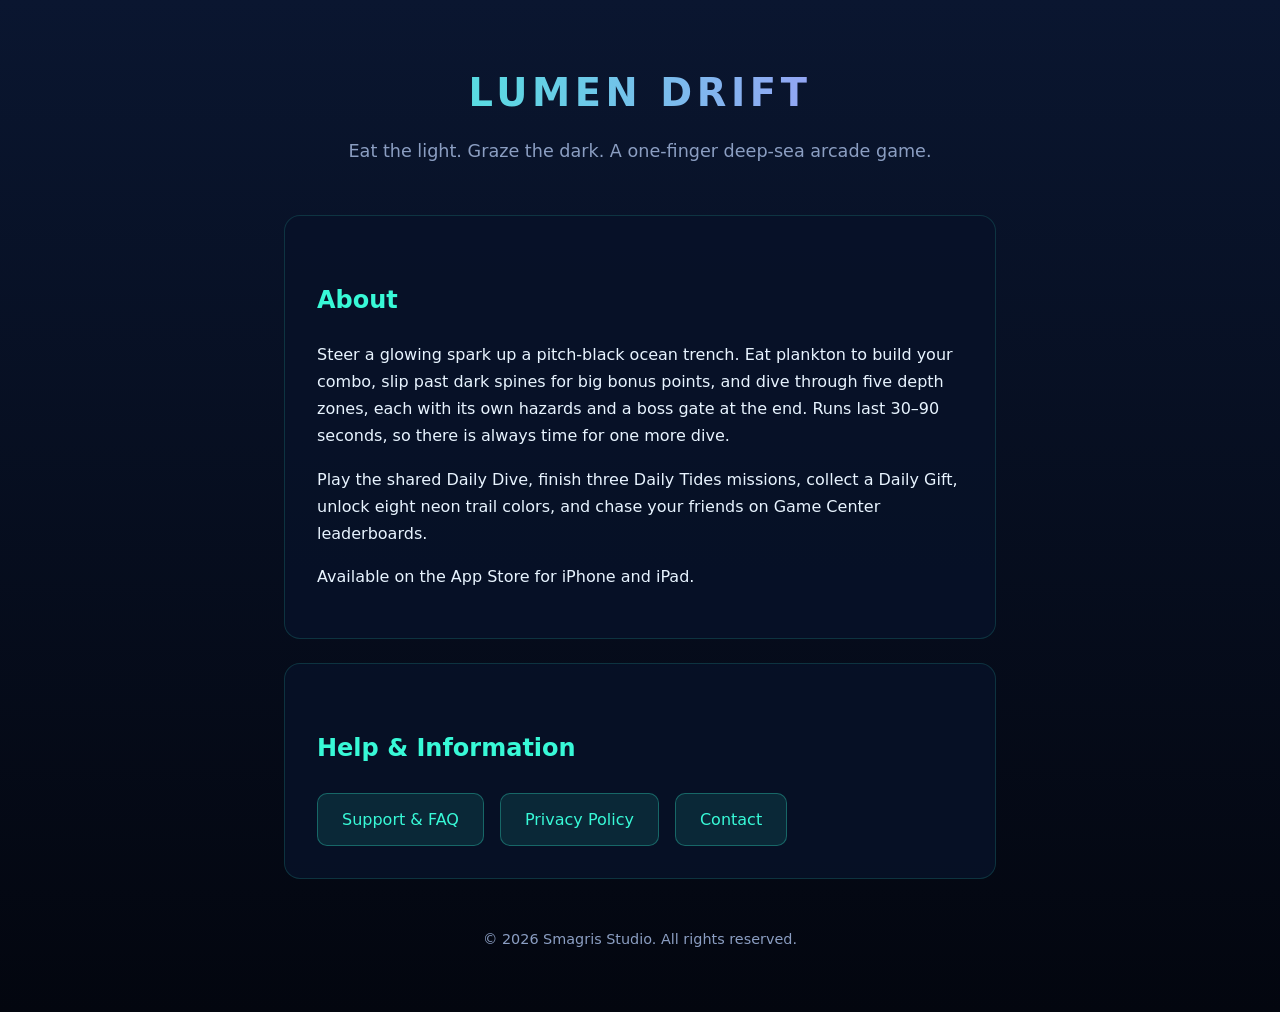
<file: index.html>
<!DOCTYPE html>
<html lang="en">
<head>
<meta charset="UTF-8">
<meta name="viewport" content="width=device-width, initial-scale=1.0">
<title>Lumen Drift: Deep Sea</title>
<link rel="stylesheet" href="style.css">
</head>
<body>
<div class="container">
  <header>
    <h1>LUMEN DRIFT</h1>
    <p class="tagline">Eat the light. Graze the dark. A one-finger deep-sea arcade game.</p>
  </header>

  <div class="panel">
    <h2>About</h2>
    <p>Steer a glowing spark up a pitch-black ocean trench. Eat plankton to build your combo, slip past dark spines for big bonus points, and dive through five depth zones, each with its own hazards and a boss gate at the end. Runs last 30–90 seconds, so there is always time for one more dive.</p>
    <p>Play the shared Daily Dive, finish three Daily Tides missions, collect a Daily Gift, unlock eight neon trail colors, and chase your friends on Game Center leaderboards.</p>
    <p>Available on the App Store for iPhone and iPad.</p>
  </div>

  <div class="panel">
    <h2>Help &amp; Information</h2>
    <div class="links">
      <a href="support.html">Support &amp; FAQ</a>
      <a href="privacy.html">Privacy Policy</a>
      <a href="mailto:edijs.smagris.dev@gmail.com">Contact</a>
    </div>
  </div>

  <footer>
    &copy; 2026 Smagris Studio. All rights reserved.
  </footer>
</div>
</body>
</html>
</file>
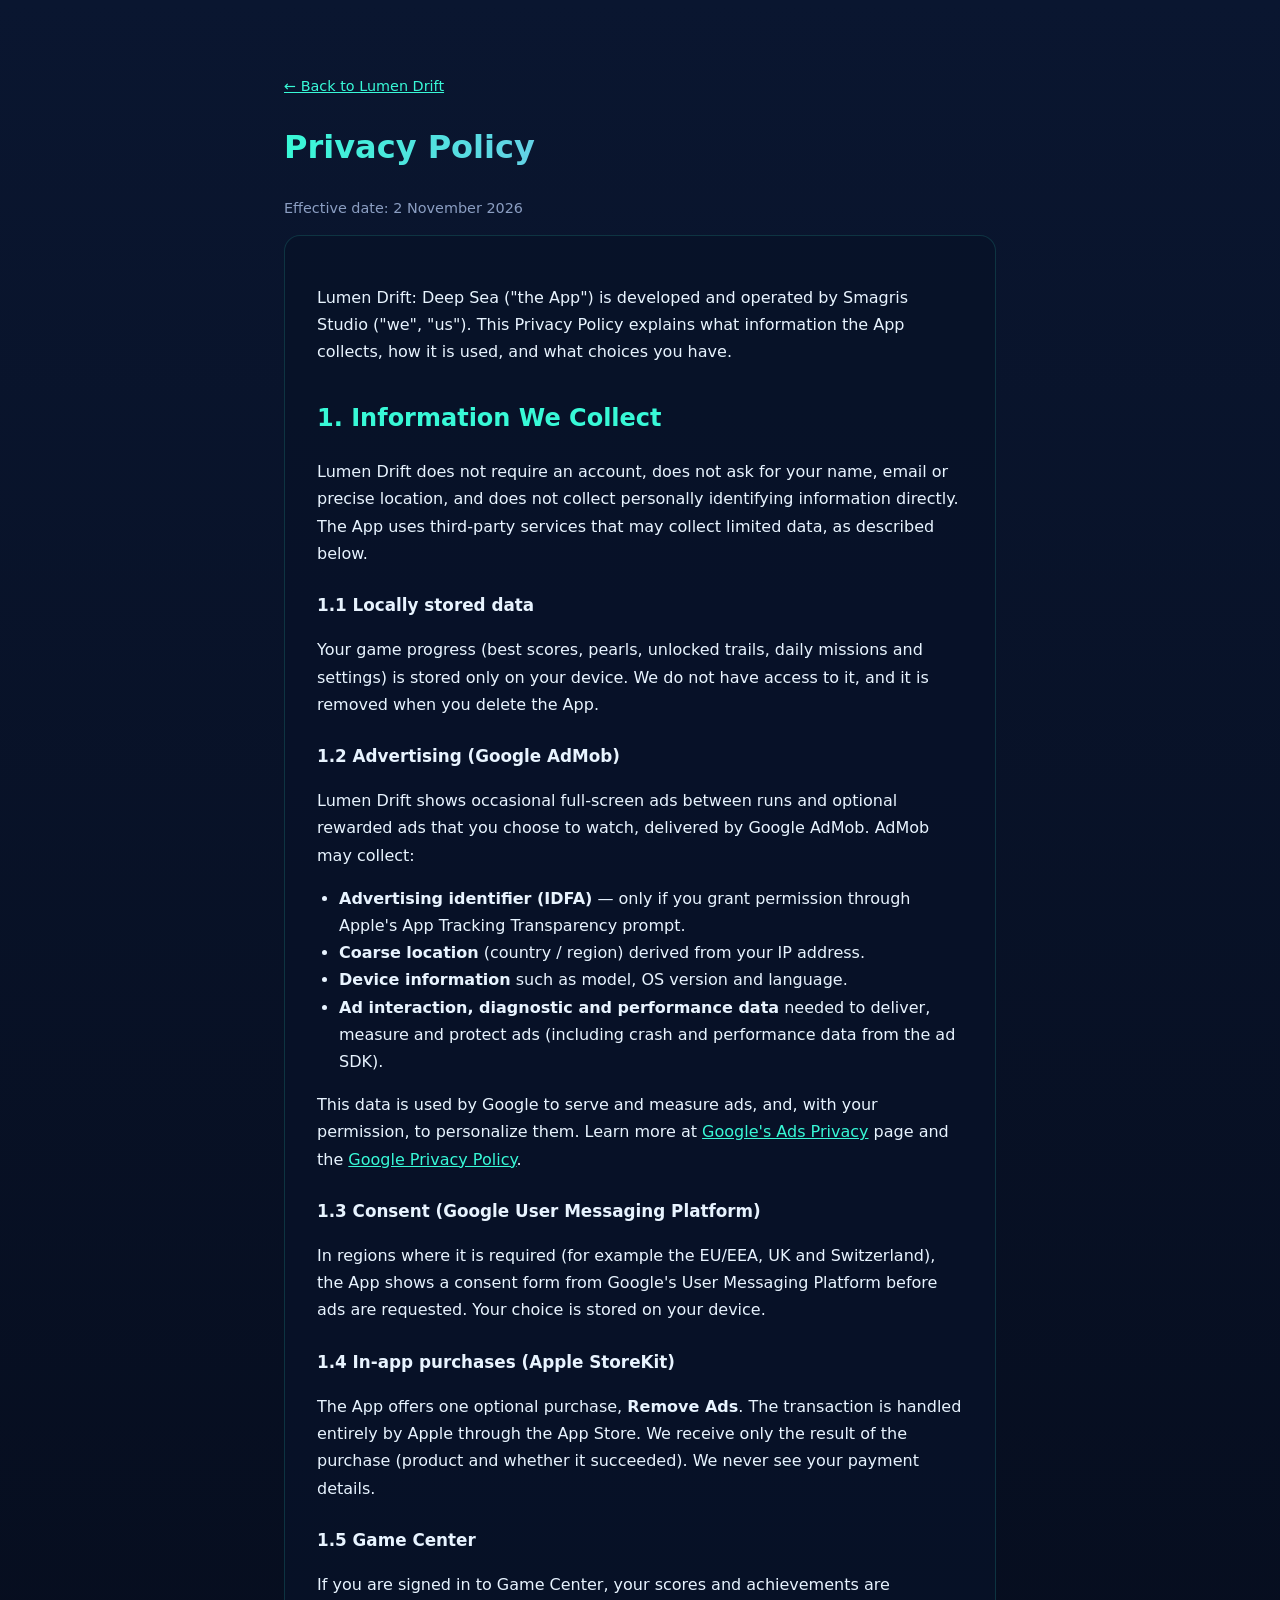
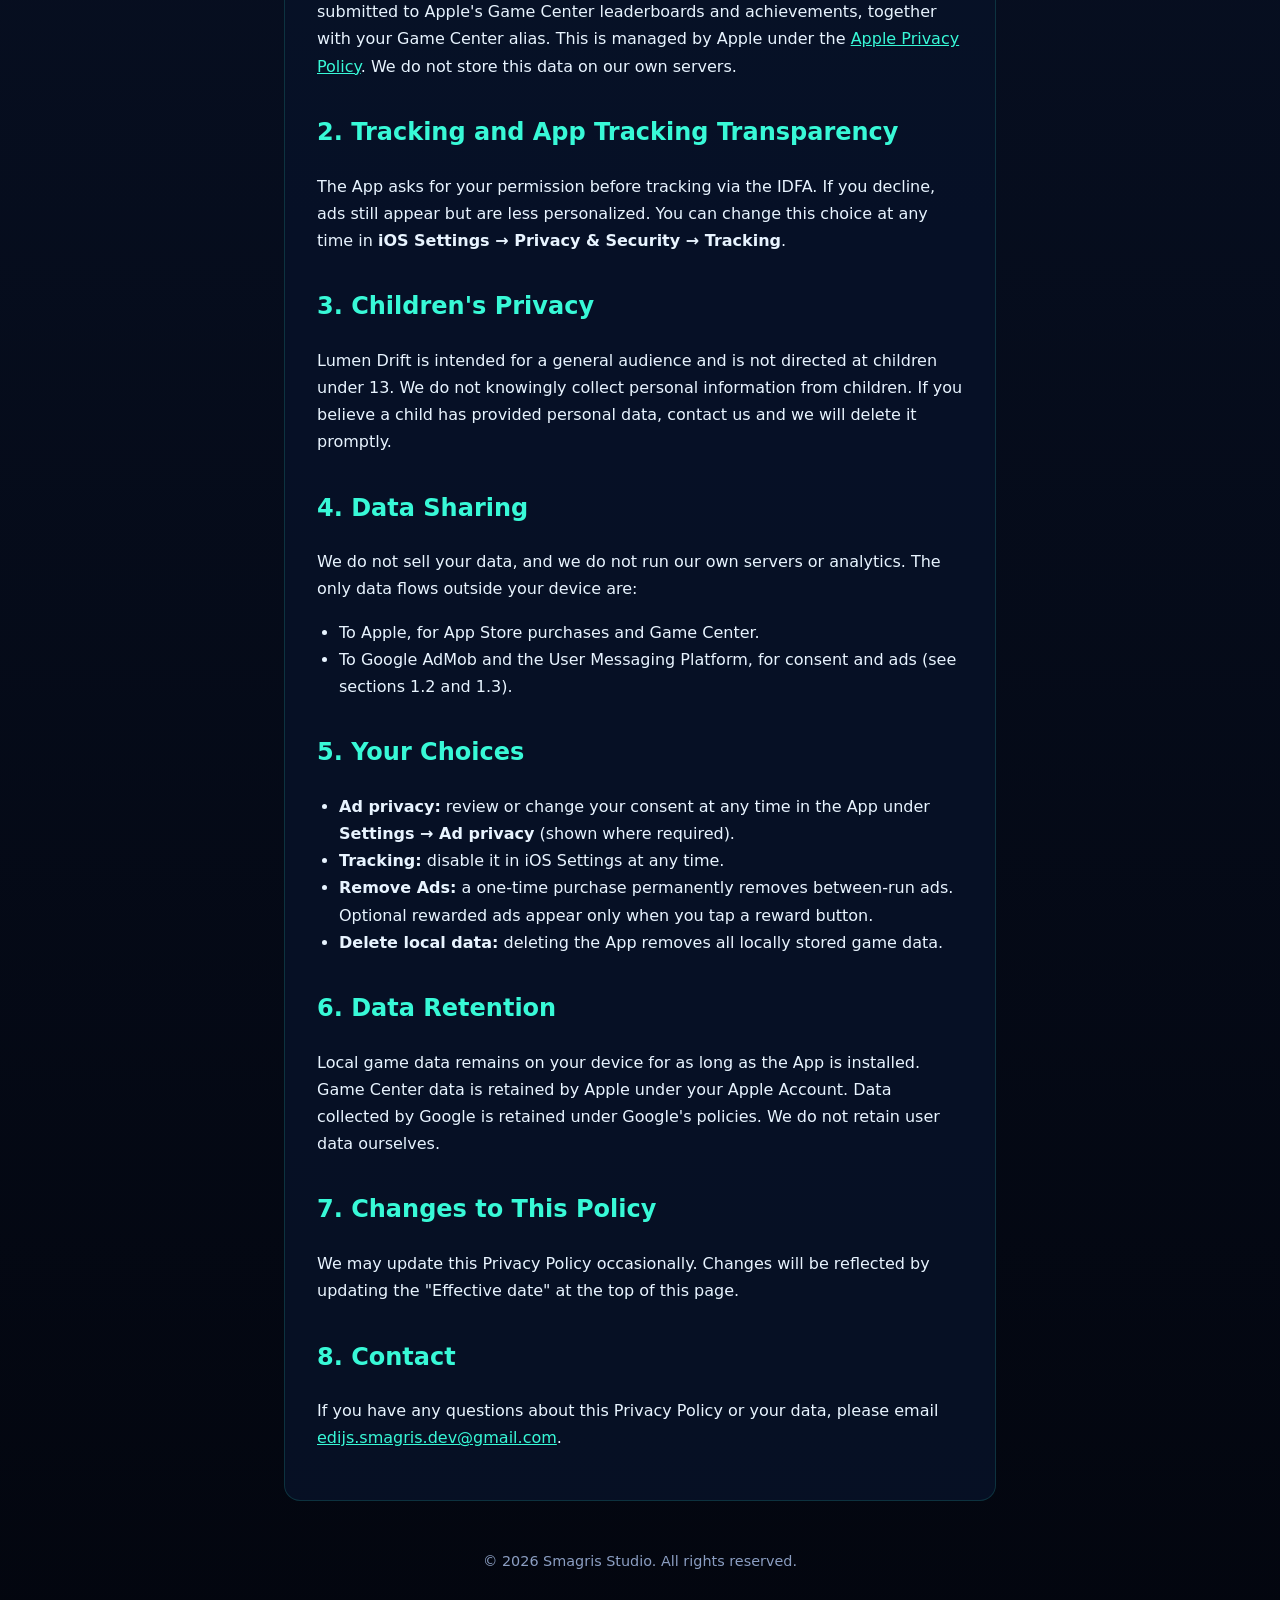
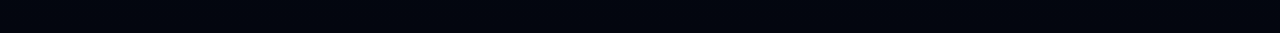
<file: privacy.html>
<!DOCTYPE html>
<html lang="en">
<head>
<meta charset="UTF-8">
<meta name="viewport" content="width=device-width, initial-scale=1.0">
<title>Privacy Policy — Lumen Drift: Deep Sea</title>
<link rel="stylesheet" href="style.css">
</head>
<body>
<div class="container">
  <p class="back"><a href="index.html">&larr; Back to Lumen Drift</a></p>
  <h1>Privacy Policy</h1>
  <p class="effective">Effective date: 2 November 2026</p>

  <div class="panel">
    <p>Lumen Drift: Deep Sea ("the App") is developed and operated by Smagris Studio ("we", "us"). This Privacy Policy explains what information the App collects, how it is used, and what choices you have.</p>

    <h2>1. Information We Collect</h2>
    <p>Lumen Drift does not require an account, does not ask for your name, email or precise location, and does not collect personally identifying information directly. The App uses third-party services that may collect limited data, as described below.</p>

    <h3>1.1 Locally stored data</h3>
    <p>Your game progress (best scores, pearls, unlocked trails, daily missions and settings) is stored only on your device. We do not have access to it, and it is removed when you delete the App.</p>

    <h3>1.2 Advertising (Google AdMob)</h3>
    <p>Lumen Drift shows occasional full-screen ads between runs and optional rewarded ads that you choose to watch, delivered by Google AdMob. AdMob may collect:</p>
    <ul>
      <li><strong>Advertising identifier (IDFA)</strong> — only if you grant permission through Apple's App Tracking Transparency prompt.</li>
      <li><strong>Coarse location</strong> (country / region) derived from your IP address.</li>
      <li><strong>Device information</strong> such as model, OS version and language.</li>
      <li><strong>Ad interaction, diagnostic and performance data</strong> needed to deliver, measure and protect ads (including crash and performance data from the ad SDK).</li>
    </ul>
    <p>This data is used by Google to serve and measure ads, and, with your permission, to personalize them. Learn more at <a href="https://policies.google.com/technologies/ads" rel="noopener">Google's Ads Privacy</a> page and the <a href="https://policies.google.com/privacy" rel="noopener">Google Privacy Policy</a>.</p>

    <h3>1.3 Consent (Google User Messaging Platform)</h3>
    <p>In regions where it is required (for example the EU/EEA, UK and Switzerland), the App shows a consent form from Google's User Messaging Platform before ads are requested. Your choice is stored on your device.</p>

    <h3>1.4 In-app purchases (Apple StoreKit)</h3>
    <p>The App offers one optional purchase, <strong>Remove Ads</strong>. The transaction is handled entirely by Apple through the App Store. We receive only the result of the purchase (product and whether it succeeded). We never see your payment details.</p>

    <h3>1.5 Game Center</h3>
    <p>If you are signed in to Game Center, your scores and achievements are submitted to Apple's Game Center leaderboards and achievements, together with your Game Center alias. This is managed by Apple under the <a href="https://www.apple.com/legal/privacy/" rel="noopener">Apple Privacy Policy</a>. We do not store this data on our own servers.</p>

    <h2>2. Tracking and App Tracking Transparency</h2>
    <p>The App asks for your permission before tracking via the IDFA. If you decline, ads still appear but are less personalized. You can change this choice at any time in <strong>iOS Settings &rarr; Privacy &amp; Security &rarr; Tracking</strong>.</p>

    <h2>3. Children's Privacy</h2>
    <p>Lumen Drift is intended for a general audience and is not directed at children under 13. We do not knowingly collect personal information from children. If you believe a child has provided personal data, contact us and we will delete it promptly.</p>

    <h2>4. Data Sharing</h2>
    <p>We do not sell your data, and we do not run our own servers or analytics. The only data flows outside your device are:</p>
    <ul>
      <li>To Apple, for App Store purchases and Game Center.</li>
      <li>To Google AdMob and the User Messaging Platform, for consent and ads (see sections 1.2 and 1.3).</li>
    </ul>

    <h2>5. Your Choices</h2>
    <ul>
      <li><strong>Ad privacy:</strong> review or change your consent at any time in the App under <strong>Settings &rarr; Ad privacy</strong> (shown where required).</li>
      <li><strong>Tracking:</strong> disable it in iOS Settings at any time.</li>
      <li><strong>Remove Ads:</strong> a one-time purchase permanently removes between-run ads. Optional rewarded ads appear only when you tap a reward button.</li>
      <li><strong>Delete local data:</strong> deleting the App removes all locally stored game data.</li>
    </ul>

    <h2>6. Data Retention</h2>
    <p>Local game data remains on your device for as long as the App is installed. Game Center data is retained by Apple under your Apple Account. Data collected by Google is retained under Google's policies. We do not retain user data ourselves.</p>

    <h2>7. Changes to This Policy</h2>
    <p>We may update this Privacy Policy occasionally. Changes will be reflected by updating the "Effective date" at the top of this page.</p>

    <h2>8. Contact</h2>
    <p>If you have any questions about this Privacy Policy or your data, please email <a href="mailto:edijs.smagris.dev@gmail.com">edijs.smagris.dev@gmail.com</a>.</p>
  </div>

  <footer>
    &copy; 2026 Smagris Studio. All rights reserved.
  </footer>
</div>
</body>
</html>
</file>
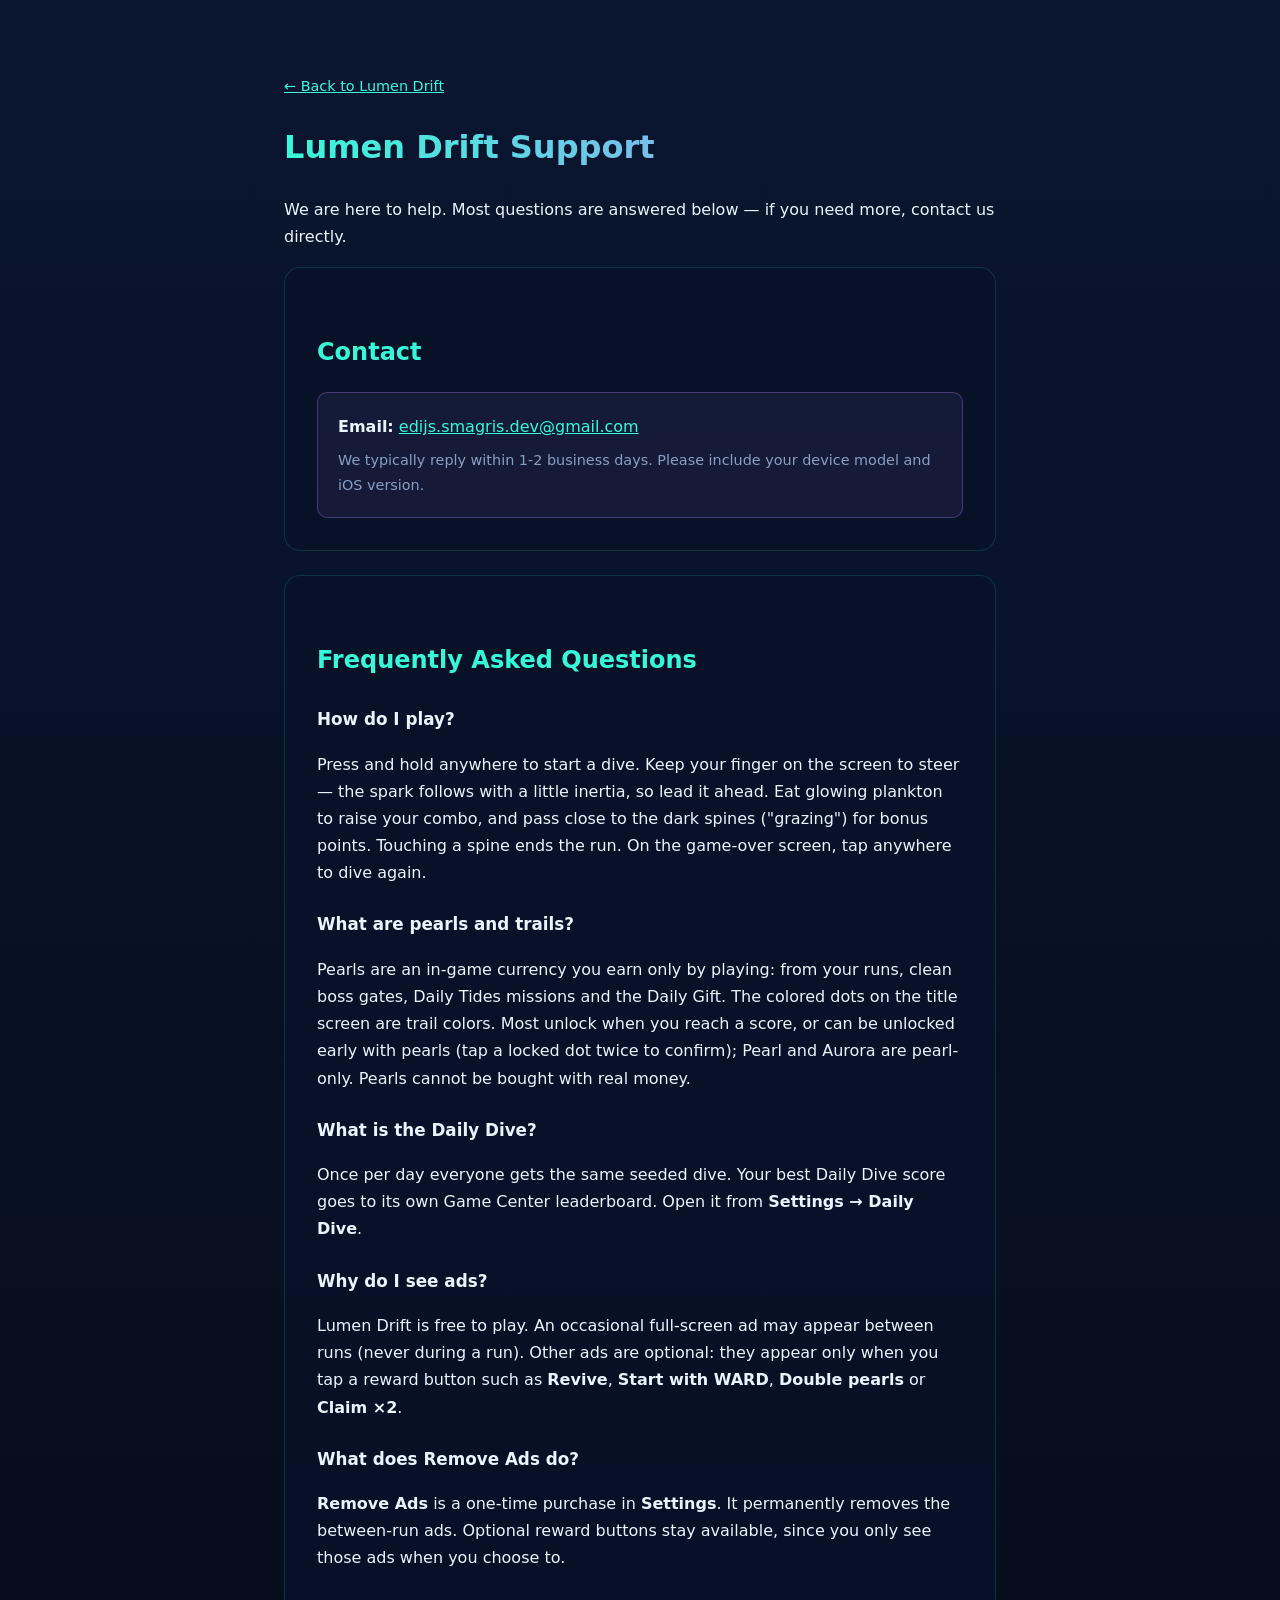
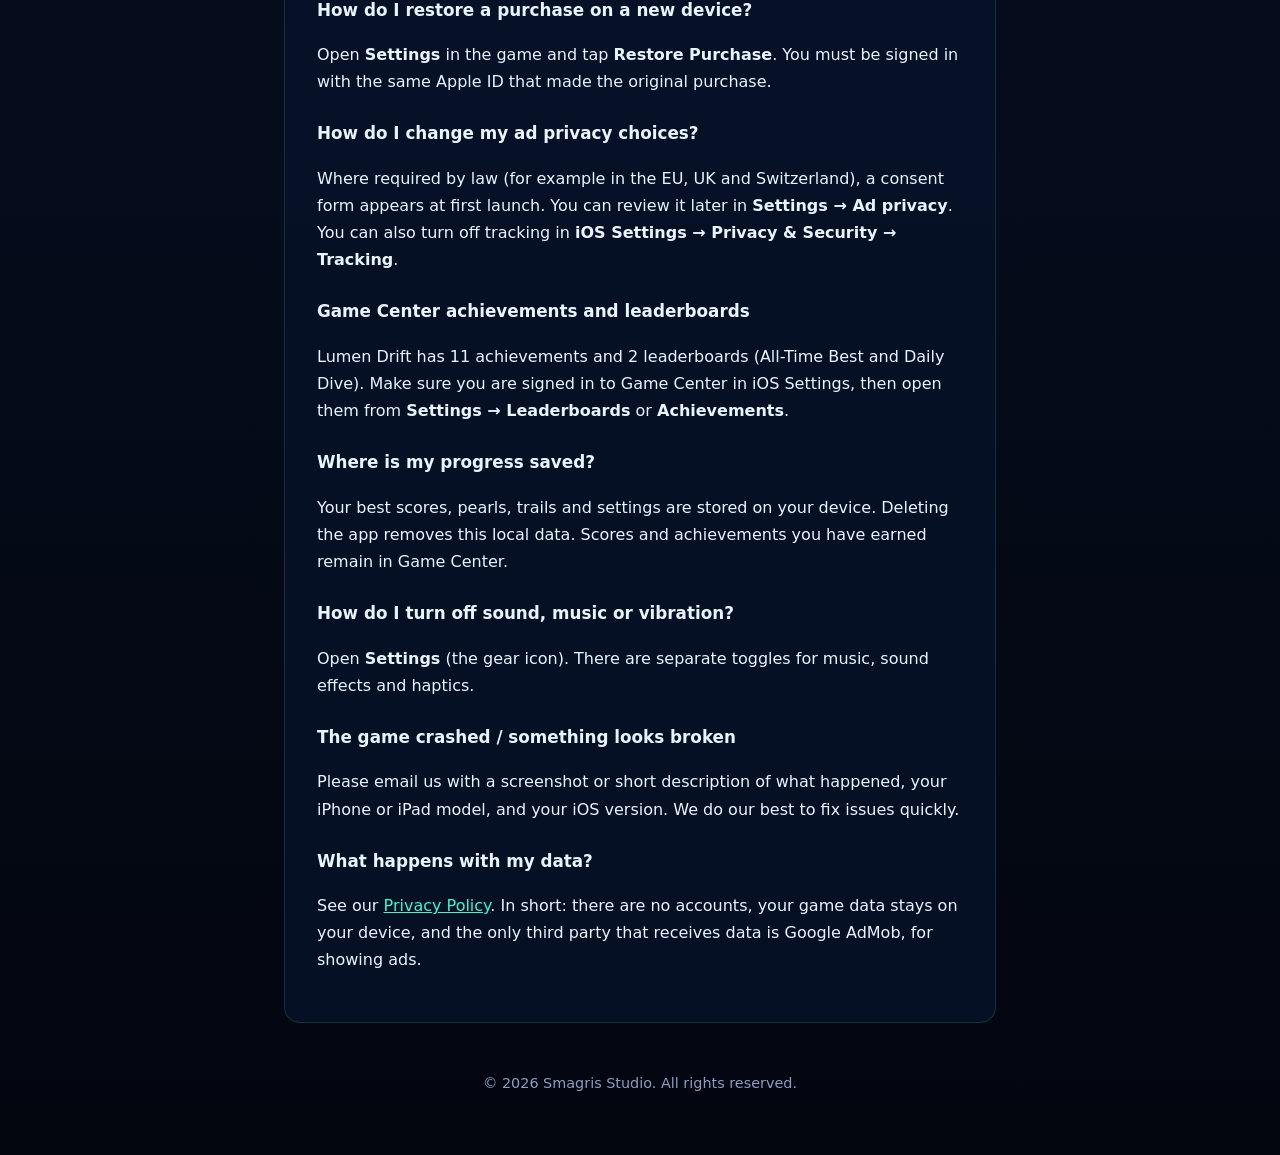
<file: support.html>
<!DOCTYPE html>
<html lang="en">
<head>
<meta charset="UTF-8">
<meta name="viewport" content="width=device-width, initial-scale=1.0">
<title>Support — Lumen Drift: Deep Sea</title>
<link rel="stylesheet" href="style.css">
</head>
<body>
<div class="container">
  <p class="back"><a href="index.html">&larr; Back to Lumen Drift</a></p>
  <h1>Lumen Drift Support</h1>
  <p>We are here to help. Most questions are answered below — if you need more, contact us directly.</p>

  <div class="panel">
    <h2>Contact</h2>
    <div class="contact-box">
      <p style="margin: 0;">
        <strong>Email:</strong>
        <a href="mailto:edijs.smagris.dev@gmail.com">edijs.smagris.dev@gmail.com</a>
      </p>
      <p style="margin: 8px 0 0; color: var(--muted); font-size: 0.9rem;">
        We typically reply within 1-2 business days. Please include your device model and iOS version.
      </p>
    </div>
  </div>

  <div class="panel">
    <h2>Frequently Asked Questions</h2>

    <h3>How do I play?</h3>
    <p>Press and hold anywhere to start a dive. Keep your finger on the screen to steer — the spark follows with a little inertia, so lead it ahead. Eat glowing plankton to raise your combo, and pass close to the dark spines ("grazing") for bonus points. Touching a spine ends the run. On the game-over screen, tap anywhere to dive again.</p>

    <h3>What are pearls and trails?</h3>
    <p>Pearls are an in-game currency you earn only by playing: from your runs, clean boss gates, Daily Tides missions and the Daily Gift. The colored dots on the title screen are trail colors. Most unlock when you reach a score, or can be unlocked early with pearls (tap a locked dot twice to confirm); Pearl and Aurora are pearl-only. Pearls cannot be bought with real money.</p>

    <h3>What is the Daily Dive?</h3>
    <p>Once per day everyone gets the same seeded dive. Your best Daily Dive score goes to its own Game Center leaderboard. Open it from <strong>Settings &rarr; Daily Dive</strong>.</p>

    <h3>Why do I see ads?</h3>
    <p>Lumen Drift is free to play. An occasional full-screen ad may appear between runs (never during a run). Other ads are optional: they appear only when you tap a reward button such as <strong>Revive</strong>, <strong>Start with WARD</strong>, <strong>Double pearls</strong> or <strong>Claim &times;2</strong>.</p>

    <h3>What does Remove Ads do?</h3>
    <p><strong>Remove Ads</strong> is a one-time purchase in <strong>Settings</strong>. It permanently removes the between-run ads. Optional reward buttons stay available, since you only see those ads when you choose to.</p>

    <h3>How do I restore a purchase on a new device?</h3>
    <p>Open <strong>Settings</strong> in the game and tap <strong>Restore Purchase</strong>. You must be signed in with the same Apple ID that made the original purchase.</p>

    <h3>How do I change my ad privacy choices?</h3>
    <p>Where required by law (for example in the EU, UK and Switzerland), a consent form appears at first launch. You can review it later in <strong>Settings &rarr; Ad privacy</strong>. You can also turn off tracking in <strong>iOS Settings &rarr; Privacy &amp; Security &rarr; Tracking</strong>.</p>

    <h3>Game Center achievements and leaderboards</h3>
    <p>Lumen Drift has 11 achievements and 2 leaderboards (All-Time Best and Daily Dive). Make sure you are signed in to Game Center in iOS Settings, then open them from <strong>Settings &rarr; Leaderboards</strong> or <strong>Achievements</strong>.</p>

    <h3>Where is my progress saved?</h3>
    <p>Your best scores, pearls, trails and settings are stored on your device. Deleting the app removes this local data. Scores and achievements you have earned remain in Game Center.</p>

    <h3>How do I turn off sound, music or vibration?</h3>
    <p>Open <strong>Settings</strong> (the gear icon). There are separate toggles for music, sound effects and haptics.</p>

    <h3>The game crashed / something looks broken</h3>
    <p>Please email us with a screenshot or short description of what happened, your iPhone or iPad model, and your iOS version. We do our best to fix issues quickly.</p>

    <h3>What happens with my data?</h3>
    <p>See our <a href="privacy.html">Privacy Policy</a>. In short: there are no accounts, your game data stays on your device, and the only third party that receives data is Google AdMob, for showing ads.</p>
  </div>

  <footer>
    &copy; 2026 Smagris Studio. All rights reserved.
  </footer>
</div>
</body>
</html>
</file>
<file: style.css>
:root {
  --bg: #03060f;
  --bg2: #0a1630;
  --panel: rgba(8, 18, 40, 0.85);
  --text: #e8f4ff;
  --muted: #8b9ec2;
  --cyan: #38f9d7;
  --violet: #b388ff;
}
* { box-sizing: border-box; }
body {
  margin: 0;
  font-family: -apple-system, BlinkMacSystemFont, "Segoe UI", system-ui, sans-serif;
  background: linear-gradient(180deg, var(--bg2) 0%, var(--bg) 100%);
  color: var(--text);
  min-height: 100vh;
  line-height: 1.7;
}
.container { max-width: 760px; margin: 0 auto; padding: 60px 24px; }
header { text-align: center; margin-bottom: 48px; }
h1 {
  font-size: 2rem;
  background: linear-gradient(90deg, var(--cyan), var(--violet));
  -webkit-background-clip: text;
  -webkit-text-fill-color: transparent;
  background-clip: text;
}
header h1 { font-size: 2.4rem; margin: 0 0 12px; letter-spacing: 0.12em; }
h2 { color: var(--cyan); margin-top: 32px; }
h3 { color: var(--text); margin-top: 24px; font-size: 1.05rem; }
a { color: var(--cyan); }
.tagline { color: var(--muted); font-size: 1.1rem; margin: 0; }
.effective, .back { color: var(--muted); font-size: 0.9rem; }
.panel {
  background: var(--panel);
  border: 1px solid rgba(56, 249, 215, 0.15);
  border-radius: 16px;
  padding: 32px;
  margin-bottom: 24px;
}
.links { display: flex; gap: 16px; flex-wrap: wrap; margin-top: 24px; }
.links a {
  display: inline-block;
  padding: 12px 24px;
  background: rgba(56, 249, 215, 0.1);
  border: 1px solid rgba(56, 249, 215, 0.3);
  border-radius: 10px;
  text-decoration: none;
}
.links a:hover { background: rgba(56, 249, 215, 0.2); }
.contact-box {
  background: rgba(179, 136, 255, 0.08);
  border: 1px solid rgba(179, 136, 255, 0.3);
  border-radius: 10px;
  padding: 20px;
  margin-top: 16px;
}
ul { padding-left: 22px; }
footer { text-align: center; color: var(--muted); font-size: 0.9rem; margin-top: 48px; }
</file>
